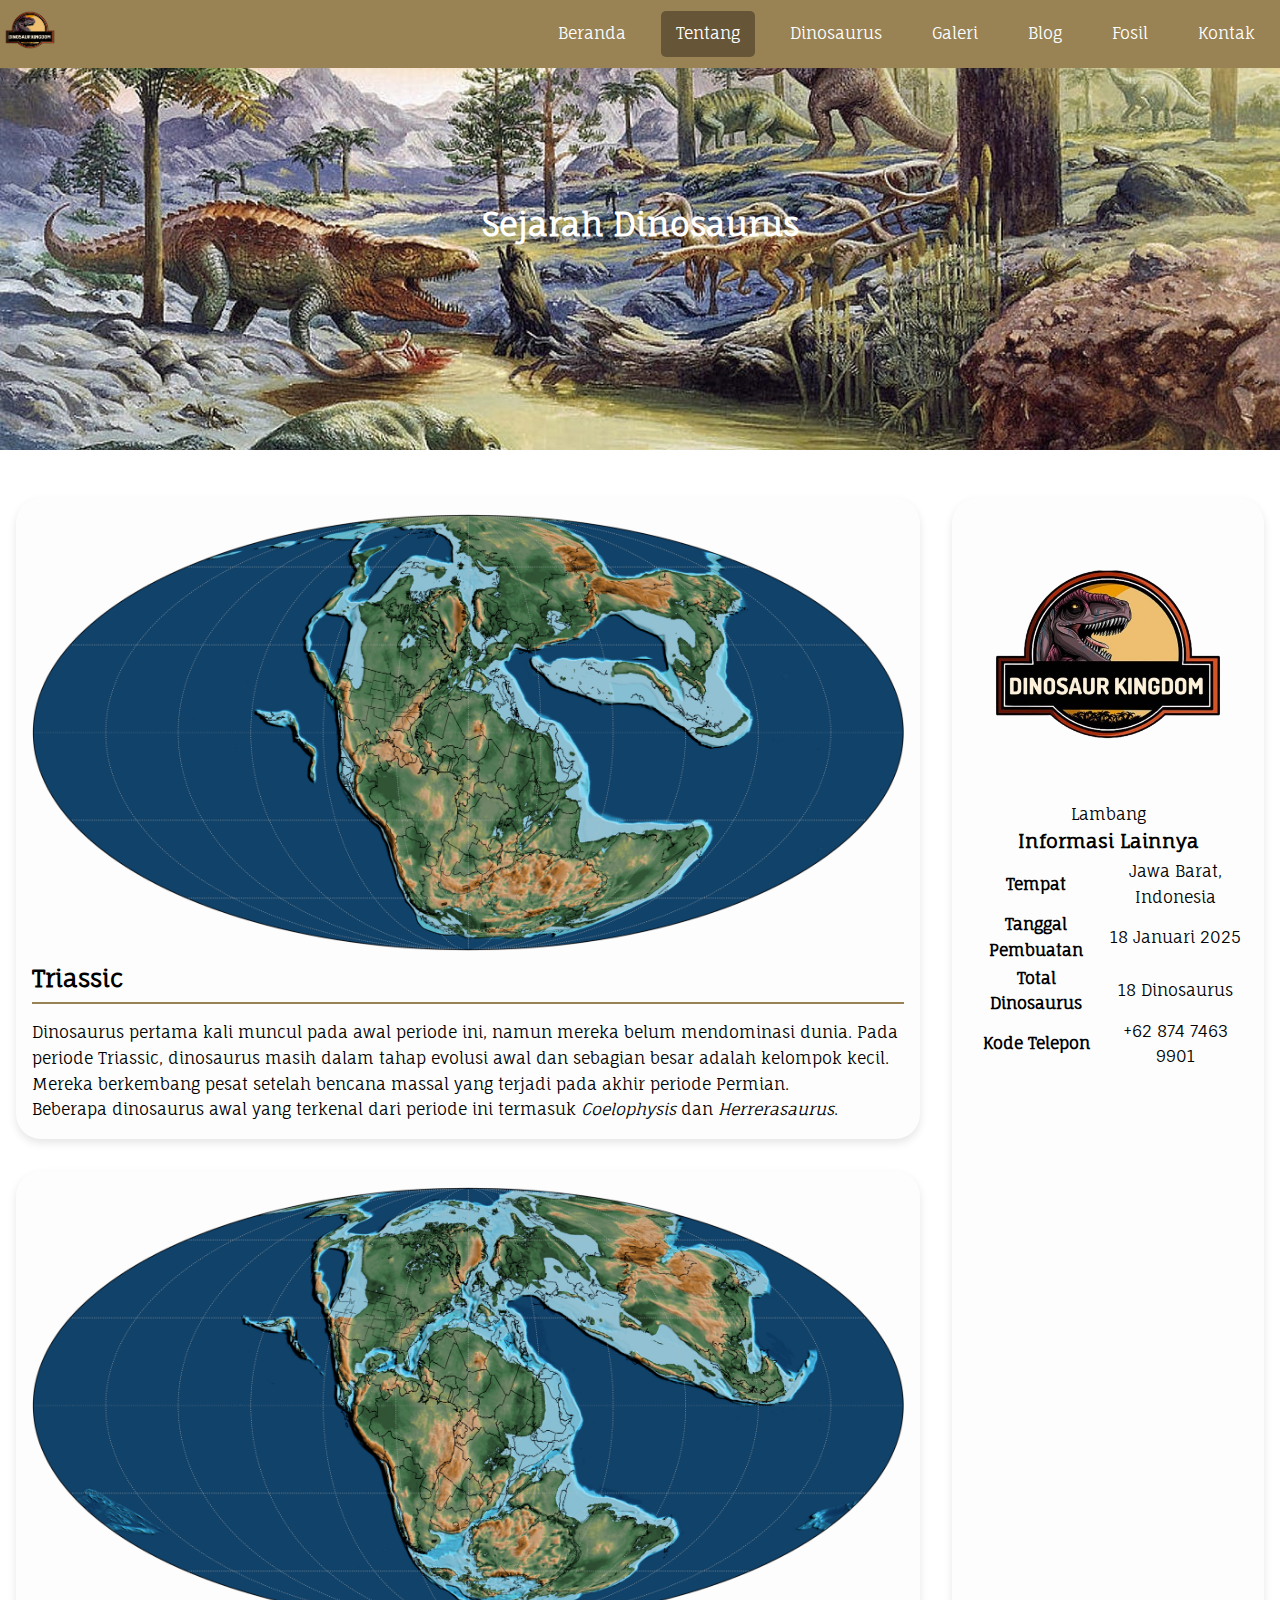
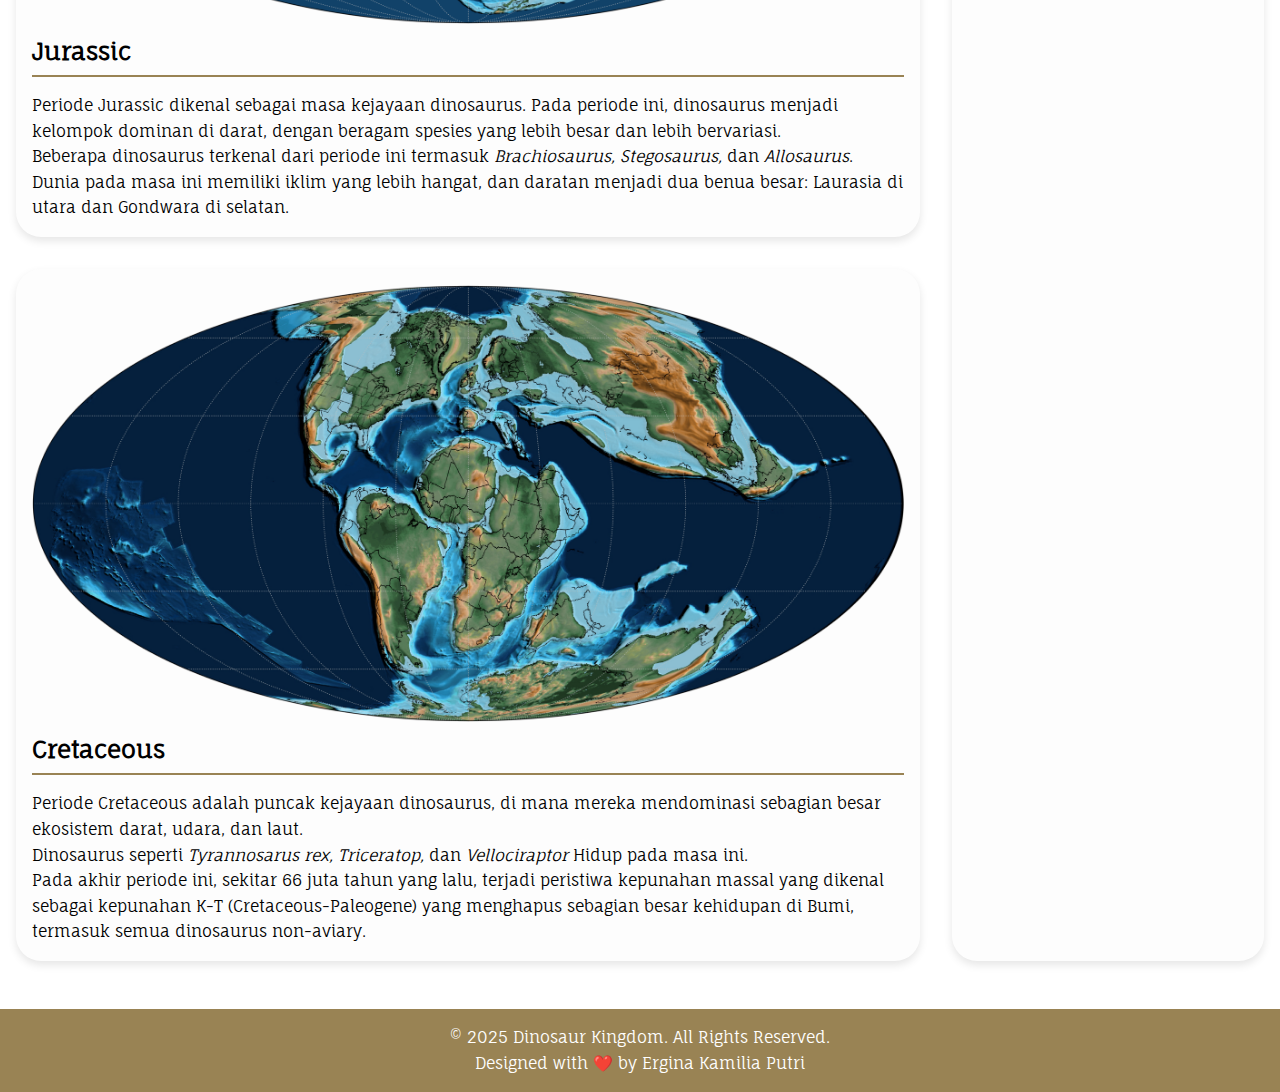
<file: about.html>
<!DOCTYPE html>
<html lang="en">
  <head>
    <meta charset="UTF-8" />
    <meta name="viewport" content="width=device-width, initial-scale=1.0" />
    <title>Tentang</title>
    <link
      rel="shortcut icon"
      href="assets/images/dinosaur kingdom.png"
      type="image/x-icon"
    />
    <link
      href="https://fonts.googleapis.com/css2?family=Fauna+One&display=swap"
      rel="stylesheet"
    />
    <link rel="stylesheet" href="assets/css/styles.css" />
  </head>
  <body>
    <header>
      <nav class="navbar">
        <input type="checkbox" id="toggle" />
        <label for="toggle" class="toggle-btn"> ☰ </label>
        <div class="logo">
          <img src="assets/images/dinosaur kingdom.png" alt="Logo" />
        </div>
        <ul class="menu">
          <li><a href="index.html">Beranda</a></li>
          <li><a href="about.html" class="active">Tentang</a></li>
          <li><a href="dinosaurus.html">Dinosaurus</a></li>
          <li><a href="galeri.html">Galeri</a></li>
          <li><a href="blog.html">Blog</a></li>
          <li><a href="fosil.html">Fosil</a></li>
          <li><a href="kontak.html">Kontak</a></li>
        </ul>
      </nav>
      <div class="jumbotron">
        <div class="jumbotron-content">
          <h1>Sejarah Dinosaurus</h1>
        </div>
      </div>
    </header>
    <main>
      <section class="about-page">
        <div class="content-wrapper">
          <div class="about-content-page">
            <div class="about-content-image">
              <img src="assets/images/triassic.png" alt="Triassic" />
            </div>
            <h2 class="about-content-title">Triassic</h2>
            <p>
              Dinosaurus pertama kali muncul pada awal periode ini, namun mereka
              belum mendominasi dunia. Pada periode Triassic, dinosaurus masih
              dalam tahap evolusi awal dan sebagian besar adalah kelompok kecil.
              Mereka berkembang pesat setelah bencana massal yang terjadi pada
              akhir periode Permian.
            </p>
            <p>
              Beberapa dinosaurus awal yang terkenal dari periode ini termasuk
              <i>Coelophysis</i> dan <i>Herrerasaurus</i>.
            </p>
          </div>
          <div class="about-content-page">
            <div class="about-content-image">
              <img src="assets/images/jurassic.png" alt="Jurassic" />
            </div>
            <h2 class="about-content-title">Jurassic</h2>
            <p>
              Periode Jurassic dikenal sebagai masa kejayaan dinosaurus. Pada
              periode ini, dinosaurus menjadi kelompok dominan di darat, dengan
              beragam spesies yang lebih besar dan lebih bervariasi.
            </p>
            <p>
              Beberapa dinosaurus terkenal dari periode ini termasuk
              <i>Brachiosaurus, Stegosaurus,</i> dan <i>Allosaurus</i>. Dunia
              pada masa ini memiliki iklim yang lebih hangat, dan daratan
              menjadi dua benua besar: Laurasia di utara dan Gondwara di
              selatan.
            </p>
          </div>
          <div class="about-content-page">
            <div class="about-content-image">
              <img src="assets/images/Cretaceous.png" alt="Cretaceous" />
            </div>
            <h2 class="about-content-title">Cretaceous</h2>
            <p>
              Periode Cretaceous adalah puncak kejayaan dinosaurus, di mana
              mereka mendominasi sebagian besar ekosistem darat, udara, dan
              laut.
            </p>
            <p>
              Dinosaurus seperti
              <i>Tyrannosarus rex, Triceratop,</i> dan <i>Vellociraptor</i>
              Hidup pada masa ini.
            </p>
            <p>
              Pada akhir periode ini, sekitar 66 juta tahun yang lalu, terjadi
              peristiwa kepunahan massal yang dikenal sebagai kepunahan K-T
              (Cretaceous-Paleogene) yang menghapus sebagian besar kehidupan di
              Bumi, termasuk semua dinosaurus non-aviary.
            </p>
          </div>
        </div>
        <aside class="profil">
          <article>
            <header>
              <figure>
                <img src="assets/images/dinosaur kingdom.png" alt="Logo" />
                <figcaption>Lambang</figcaption>
              </figure>
            </header>
            <section>
              <h3>Informasi Lainnya</h3>
              <table>
                <tr>
                  <th>Tempat</th>
                  <td>Jawa Barat, Indonesia</td>
                </tr>
                <tr>
                  <th>Tanggal Pembuatan</th>
                  <td>18 Januari 2025</td>
                </tr>
                <tr>
                  <th>Total Dinosaurus</th>
                  <td>18 Dinosaurus</td>
                </tr>
                <tr>
                  <th>Kode Telepon</th>
                  <td>+62 874 7463 9901</td>
                </tr>
              </table>
            </section>
          </article>
        </aside>
      </section>
    </main>
    <footer>
      <p>&copy; 2025 Dinosaur Kingdom. All Rights Reserved.</p>
      <p>Designed with ❤️ by Ergina Kamilia Putri</p>
    </footer>
  </body>
  <script src="assets/js/script.js"></script>
</html>
</file>
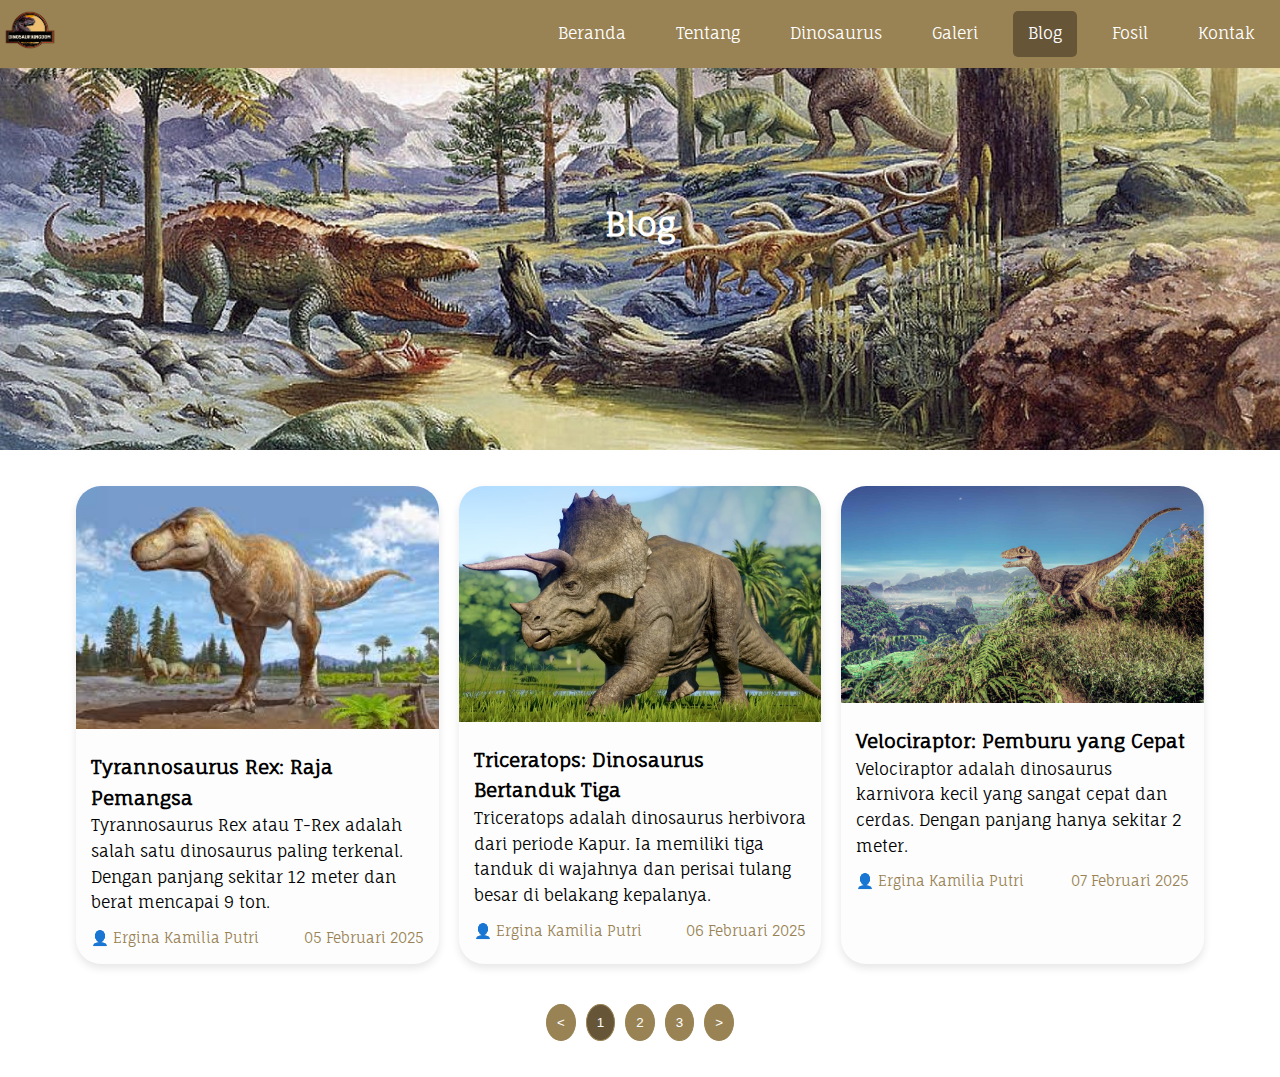
<file: blog.html>
<!DOCTYPE html>
<html lang="en">
  <head>
    <meta charset="UTF-8" />
    <meta name="viewport" content="width=device-width, initial-scale=1.0" />
    <title>Blog</title>
    <link
      rel="shortcut icon"
      href="assets/images/dinosaur kingdom.png"
      type="image/x-icon"
    />
    <link
      href="https://fonts.googleapis.com/css2?family=Fauna+One&display=swap"
      rel="stylesheet"
    />
    <link rel="stylesheet" href="assets/css/styles.css" />
  </head>
  <body>
    <header>
      <nav class="navbar">
        <input type="checkbox" id="toggle" />
        <label for="toggle" class="toggle-btn"> ☰ </label>
        <div class="logo">
          <img src="assets/images/dinosaur kingdom.png" alt="Logo" />
        </div>
        <ul class="menu">
          <li><a href="index.html">Beranda</a></li>
          <li><a href="about.html">Tentang</a></li>
          <li><a href="dinosaurus.html">Dinosaurus</a></li>
          <li><a href="galeri.html">Galeri</a></li>
          <li><a href="blog.html" class="active">Blog</a></li>
          <li><a href="fosil.html">Fosil</a></li>
          <li><a href="kontak.html">Kontak</a></li>
        </ul>
      </nav>
      <div class="jumbotron">
        <div class="jumbotron-content">
          <h1>Blog</h1>
        </div>
      </div>
    </header>
    <main>
      <section class="blog-page">
        <article class="blog-card">
          <img src="assets/images/Tyrannosaurus.jpg" alt="Tyrannosaurus" />
          <div class="blog-content">
            <h2>Tyrannosaurus Rex: Raja Pemangsa</h2>
            <p>
              Tyrannosaurus Rex atau T-Rex adalah salah satu dinosaurus paling
              terkenal. Dengan panjang sekitar 12 meter dan berat mencapai 9
              ton.
            </p>
            <div class="meta">
              <span>👤 Ergina Kamilia Putri</span>
              <span>05 Februari 2025</span>
            </div>
          </div>
        </article>
        <article class="blog-card">
          <img src="assets/images/Triceratops.png" alt="Triceratops" />
          <div class="blog-content">
            <h2>Triceratops: Dinosaurus Bertanduk Tiga</h2>
            <p>
              Triceratops adalah dinosaurus herbivora dari periode Kapur. Ia
              memiliki tiga tanduk di wajahnya dan perisai tulang besar di
              belakang kepalanya.
            </p>
            <div class="meta">
              <span>👤 Ergina Kamilia Putri</span>
              <span>06 Februari 2025</span>
            </div>
          </div>
        </article>
        <article class="blog-card">
          <img src="assets/images/velo.jpg" alt="Velociraptor" />
          <div class="blog-content">
            <h2>Velociraptor: Pemburu yang Cepat</h2>
            <p>
              Velociraptor adalah dinosaurus karnivora kecil yang sangat cepat
              dan cerdas. Dengan panjang hanya sekitar 2 meter.
            </p>
            <div class="meta">
              <span>👤 Ergina Kamilia Putri</span>
              <span>07 Februari 2025</span>
            </div>
          </div>
        </article>
      </section>
      <div class="pagination">
        <button>&lt;</button>
        <button class="active">1</button>
        <button>2</button>
        <button>3</button>
        <button>&gt;</button>
      </div>
    </main>
  </body>
  <script src="assets/js/script.js"></script>
</html>
</file>
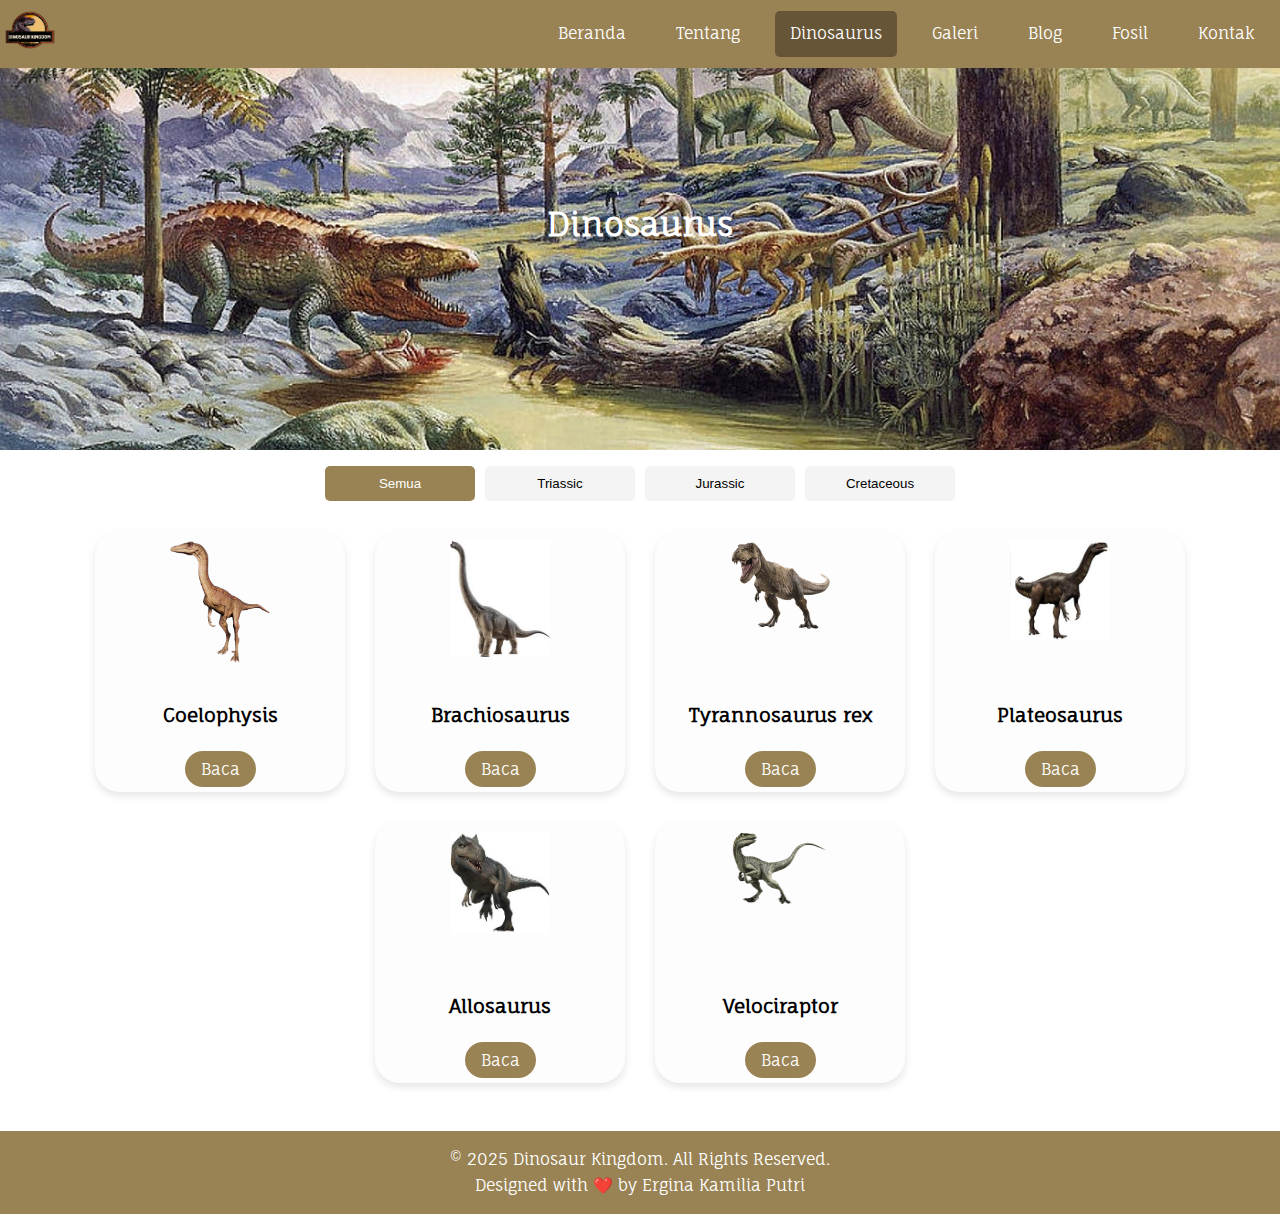
<file: dinosaurus.html>
<!DOCTYPE html>
<html lang="en">
  <head>
    <meta charset="UTF-8" />
    <meta name="viewport" content="width=device-width, initial-scale=1.0" />
    <title>Dinosaurus</title>
    <link
      rel="shortcut icon"
      href="assets/images/dinosaur kingdom.png"
      type="image/x-icon"
    />
    <link
      href="https://fonts.googleapis.com/css2?family=Fauna+One&display=swap"
      rel="stylesheet"
    />
    <link rel="stylesheet" href="assets/css/styles.css" />
  </head>
  <body>
    <header>
      <nav class="navbar">
        <input type="checkbox" id="toggle" />
        <label for="toggle" class="toggle-btn"> ☰ </label>
        <div class="logo">
          <img src="assets/images/dinosaur kingdom.png" alt="Logo" />
        </div>
        <ul class="menu">
          <li><a href="index.html">Beranda</a></li>
          <li><a href="about.html">Tentang</a></li>
          <li><a href="dinosaurus.html" class="active">Dinosaurus</a></li>
          <li><a href="galeri.html">Galeri</a></li>
          <li><a href="blog.html">Blog</a></li>
          <li><a href="fosil.html">Fosil</a></li>
          <li><a href="kontak.html">Kontak</a></li>
        </ul>
      </nav>
      <div class="jumbotron">
        <div class="jumbotron-content">
          <h1>Dinosaurus</h1>
        </div>
      </div>
    </header>
    <main>
      <section class="dino-page">
        <div class="filter-buttons">
          <button data-filter="all" class="active">Semua</button>
          <button data-filter="triassic">Triassic</button>
          <button data-filter="jurassic">Jurassic</button>
          <button data-filter="cretaceous">Cretaceous</button>
        </div>
        <div class="dino-page-cards">
          <div class="dino-item" data-category="triassic">
            <div class="dino-image">
              <img
                src="assets/images/Coelophysis.jpg"
                alt="Coelophysis"
                width="100"
              />
            </div>
            <h3>Coelophysis</h3>
            <br />
            <a href="#" class="btn">Baca</a>
          </div>
          <div class="dino-item" data-category="jurassic">
            <div class="dino-image">
              <img
                src="assets/images/Brachiosaurus.jpg"
                alt="Brachiosaurus"
                width="100"
              />
            </div>
            <h3>Brachiosaurus</h3>
            <br />
            <a href="#" class="btn">Baca</a>
          </div>
          <div class="dino-item" data-category="cretaceous">
            <div class="dino-image">
              <img
                src="assets/images/Tyrannosaurus rex.jpg"
                alt="Tyrannosaurus rex"
                width="100"
              />
            </div>
            <h3>Tyrannosaurus rex</h3>
            <br />
            <a href="#" class="btn">Baca</a>
          </div>
          <div class="dino-item" data-category="triassic">
            <div class="dino-image">
              <img
                src="assets/images/Plateosaurus.jpg"
                alt="Plateosaurus"
                width="100"
              />
            </div>
            <h3>Plateosaurus</h3>
            <br />
            <a href="#" class="btn">Baca</a>
          </div>
          <div class="dino-item" data-category="jurassic">
            <div class="dino-image">
              <img
                src="assets/images/Allosaurus.jpg"
                alt="Allosaurus"
                width="100"
              />
            </div>
            <h3>Allosaurus</h3>
            <br />
            <a href="#" class="btn">Baca</a>
          </div>
          <div class="dino-item" data-category="cretaceous">
            <div class="dino-image">
              <img
                src="assets/images/Velociraptor.jpg"
                alt="Velociraptor"
                width="100"
              />
            </div>
            <h3>Velociraptor</h3>
            <br />
            <a href="#" class="btn">Baca</a>
          </div>
        </div>
      </section>
    </main>
    <footer>
      <p>&copy; 2025 Dinosaur Kingdom. All Rights Reserved.</p>
      <p>Designed with ❤️ by Ergina Kamilia Putri</p>
    </footer>
  </body>
  <script src="assets/js/script.js"></script>
</html>
</file>
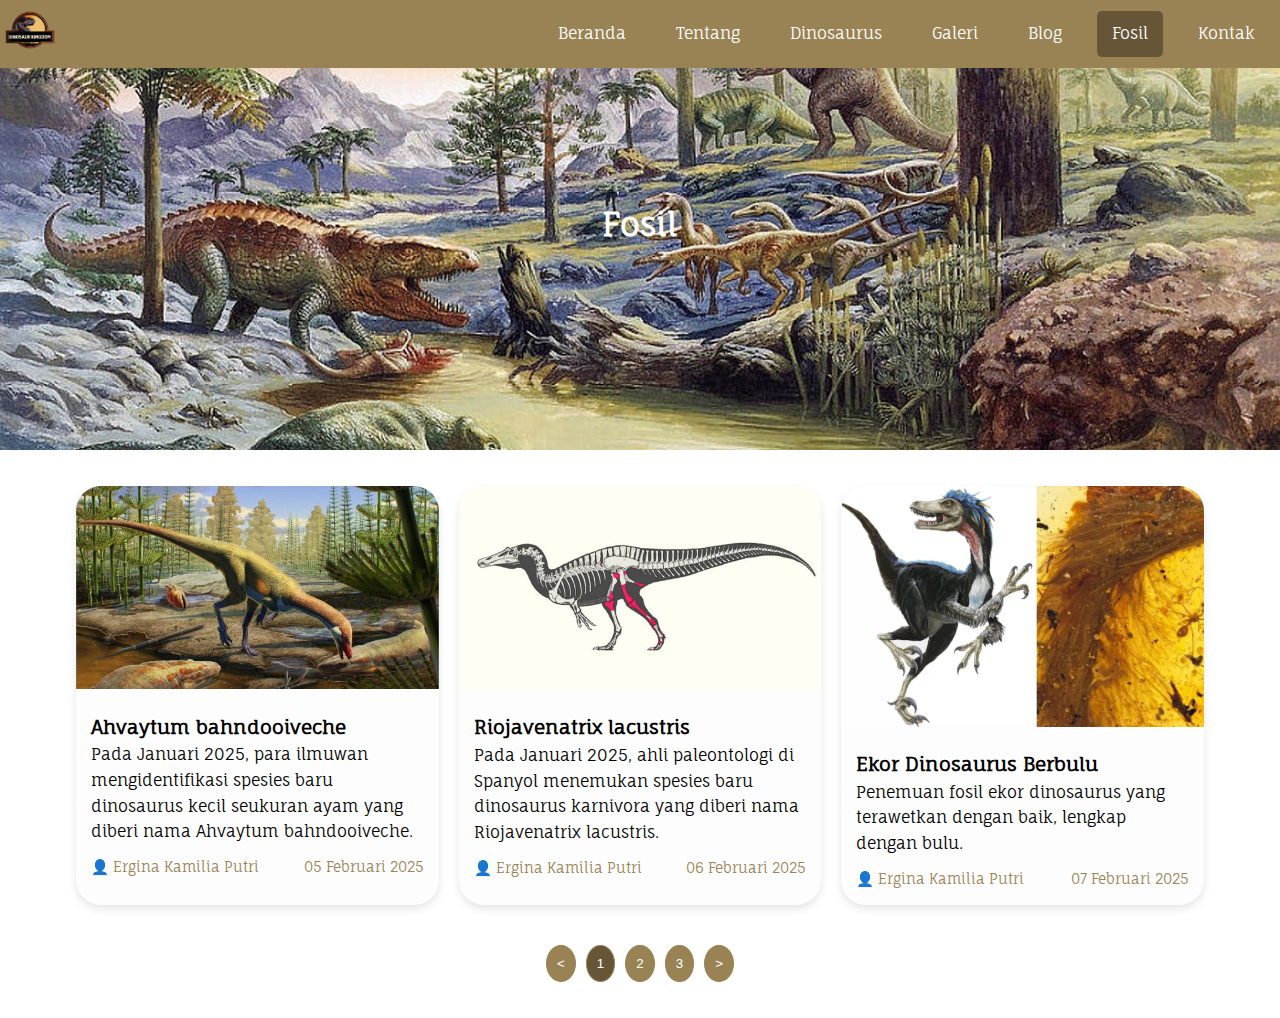
<file: fosil.html>
<!DOCTYPE html>
<html lang="en">
  <head>
    <meta charset="UTF-8" />
    <meta name="viewport" content="width=device-width, initial-scale=1.0" />
    <title>Fosil</title>
    <link
      rel="shortcut icon"
      href="assets/images/dinosaur kingdom.png"
      type="image/x-icon"
    />
    <link
      href="https://fonts.googleapis.com/css2?family=Fauna+One&display=swap"
      rel="stylesheet"
    />
    <link rel="stylesheet" href="assets/css/styles.css" />
  </head>
  <body>
    <header>
      <nav class="navbar">
        <input type="checkbox" id="toggle" />
        <label for="toggle" class="toggle-btn"> ☰ </label>
        <div class="logo">
          <img src="assets/images/dinosaur kingdom.png" alt="Logo" />
        </div>
        <ul class="menu">
          <li><a href="index.html">Beranda</a></li>
          <li><a href="about.html">Tentang</a></li>
          <li><a href="dinosaurus.html">Dinosaurus</a></li>
          <li><a href="galeri.html">Galeri</a></li>
          <li><a href="blog.html">Blog</a></li>
          <li><a href="fosil.html" class="active">Fosil</a></li>
          <li><a href="fosil.html">Kontak</a></li>
        </ul>
      </nav>
      <div class="jumbotron">
        <div class="jumbotron-content">
          <h1>Fosil</h1>
        </div>
      </div>
    </header>
    <main>
      <section class="fosil-page">
        <article class="fosil-card">
          <img
            src="assets/images/Ahvaytum bahndooiveche.jpg"
            alt="Ahvaytum bahndooiveche"
          />
          <div class="fosil-content">
            <h2>Ahvaytum bahndooiveche</h2>
            <p>
              Pada Januari 2025, para ilmuwan mengidentifikasi spesies baru
              dinosaurus kecil seukuran ayam yang diberi nama Ahvaytum
              bahndooiveche.
            </p>
            <div class="meta">
              <span>👤 Ergina Kamilia Putri</span>
              <span>05 Februari 2025</span>
            </div>
          </div>
        </article>
        <article class="fosil-card">
          <img
            src="assets/images/Riojavenatrix lacustris.jpg"
            alt="Riojavenatrix lacustris"
          />
          <div class="fosil-content">
            <h2>Riojavenatrix lacustris</h2>
            <p>
              Pada Januari 2025, ahli paleontologi di Spanyol menemukan spesies
              baru dinosaurus karnivora yang diberi nama Riojavenatrix
              lacustris.
            </p>
            <div class="meta">
              <span>👤 Ergina Kamilia Putri</span>
              <span>06 Februari 2025</span>
            </div>
          </div>
        </article>
        <article class="fosil-card">
          <img
            src="assets/images/Ekor Dinosaurus Berbulu.jpg"
            alt="Ekor Dinosaurus Berbulu"
          />
          <div class="fosil-content">
            <h2>Ekor Dinosaurus Berbulu</h2>
            <p>
              Penemuan fosil ekor dinosaurus yang terawetkan dengan baik,
              lengkap dengan bulu.
            </p>
            <div class="meta">
              <span>👤 Ergina Kamilia Putri</span>
              <span>07 Februari 2025</span>
            </div>
          </div>
        </article>
      </section>
      <div class="pagination">
        <button>&lt;</button>
        <button class="active">1</button>
        <button>2</button>
        <button>3</button>
        <button>&gt;</button>
      </div>
    </main>
    <script src="assets/js/script.js"></script>
  </body>
</html>
</file>
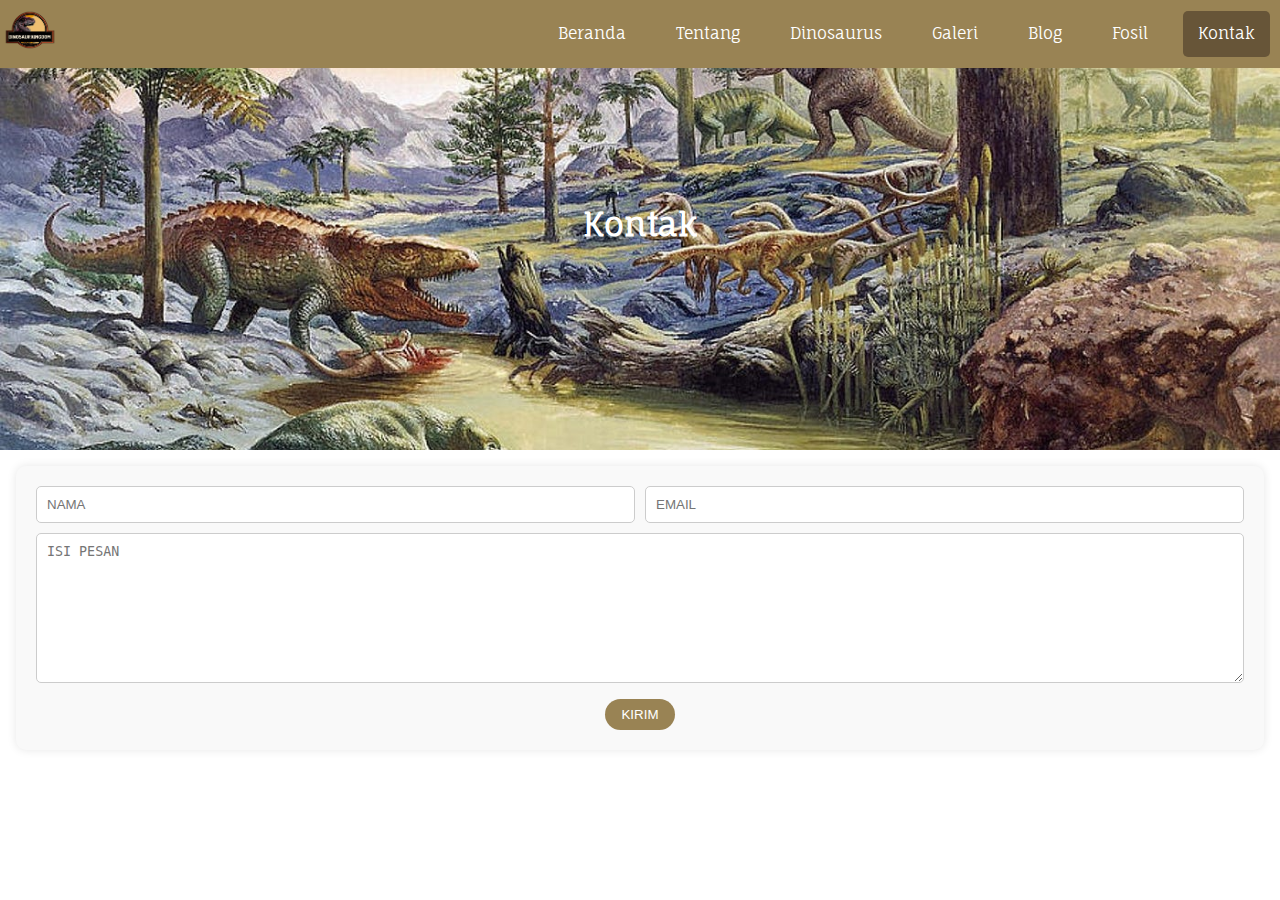
<file: kontak.html>
<!DOCTYPE html>
<html lang="en">
  <head>
    <meta charset="UTF-8" />
    <meta name="viewport" content="width=device-width, initial-scale=1.0" />
    <title>Kontak</title>
    <link
      rel="shortcut icon"
      href="assets/images/dinosaur kingdom.png"
      type="image/x-icon"
    />
    <link
      href="https://fonts.googleapis.com/css2?family=Fauna+One&display=swap"
      rel="stylesheet"
    />
    <link rel="stylesheet" href="assets/css/styles.css" />
  </head>
  <body>
    <header>
      <nav class="navbar">
        <input type="checkbox" id="toggle" />
        <label for="toggle" class="toggle-btn"> ☰ </label>
        <div class="logo">
          <img src="assets/images/dinosaur kingdom.png" alt="Logo" />
        </div>
        <ul class="menu">
          <li><a href="index.html">Beranda</a></li>
          <li><a href="about.html">Tentang</a></li>
          <li><a href="dinosaurus.html">Dinosaurus</a></li>
          <li><a href="galeri.html">Galeri</a></li>
          <li><a href="blog.html">Blog</a></li>
          <li><a href="fosil.html">Fosil</a></li>
          <li><a href="kontak.html" class="active">Kontak</a></li>
        </ul>
      </nav>
      <div class="jumbotron">
        <div class="jumbotron-content">
          <h1>Kontak</h1>
        </div>
      </div>
    </header>
    <main>
      <section class="contact-form">
        <div class="input-group">
          <input type="text" placeholder="NAMA" />
          <input type="email" placeholder="EMAIL" />
        </div>
        <textarea placeholder="ISI PESAN"></textarea>
        <button class="btn" type="submit">KIRIM</button>
      </section>
    </main>
    <script src="assets/js/script.js"></script>
  </body>
</html>
</file>
<file: assets/css/styles.css>
* {
  margin: 0;
  padding: 0;
  box-sizing: border-box;
}

body {
  font-family: "Fauna One", serif;
  line-height: 1.6;
}

.navbar {
  display: flex;
  justify-content: space-between;
  align-items: center;
  background: #998354;
  position: fixed;
  top: 0;
  z-index: 1000;
  width: 100%;
}

.navbar .logo img {
  width: 60px;
}

.toggle-btn {
  display: none;
  cursor: pointer;
  font-size: 30px;
  color: #fff;
}

.menu {
  display: flex;
  list-style: none;
  transition: transform 0.3s ease;
}

.menu li {
  margin: 0 10px;
}

.menu li a {
  color: #fff;
  text-decoration: none;
  padding: 10px 15px;
  display: block;
  border-radius: 5px;
  transition: background-color 0.3s ease, color 0.3s ease;
}

.menu li a:hover {
  background-color: #675538;
  color: #fff;
  border-radius: 5px;
}

.menu li a.active {
  background-color: #675538;
  color: #fff;
  border-radius: 5px;
}

#toggle {
  display: none;
}

#toggle:checked + .toggle-btn + .logo + .menu {
  display: block;
}

main {
  padding: 1rem;
}

.hero {
  background-image: url("../images/hero.jpg");
  background-size: cover;
  background-position: center;
  height: 100vh;
  display: flex;
  justify-content: center;
  align-items: center;
  text-align: center;
  color: #fff;
  position: relative;
  z-index: -1;
}

.hero-content {
  z-index: 10;
}

.hero-content h1 {
  font-size: 3rem;
  margin-bottom: 20px;
}

.hero-content p {
  font-size: 1.5rem;
}

.about {
  display: flex;
  flex-wrap: wrap;
  gap: 1rem;
  margin-top: 2rem;
}

.about-content,
.about-image {
  flex: 1;
  padding: 1rem;
}

.about-title {
  width: 10%;
  border-bottom: 2px solid #998354;
  padding-bottom: 5px;
  margin-bottom: 1rem;
}

.about-content p {
  margin-top: 5px;
}

.about-image img {
  width: 100%;
  height: auto;
}

.about-page {
  display: flex;
  gap: 2rem;
  margin-top: 2rem;
}

.content-wrapper {
  flex: 3;
  display: flex;
  flex-direction: column;
  gap: 2rem;
}

.about-content-page {
  background-color: #fdfdfd;
  padding: 1rem;
  border-radius: 25px;
  box-shadow: 0 4px 8px rgba(0, 0, 0, 0.1);
}

.about-content-title {
  border-bottom: 2px solid #998354;
  padding-bottom: 5px;
  margin-bottom: 1rem;
}

.about-content-image img {
  width: 100%;
  height: auto;
}

.profil {
  float: right;
  padding: 1rem;
  background-color: #fdfdfd;
  width: 25%;
  border-radius: 25px;
  box-shadow: 0 4px 8px rgba(0, 0, 0, 0.1);
}

.profil img {
  width: 100%;
}

.profil figcaption,
.profil h3,
.profil table {
  text-align: center;
}

.dinosaurus,
.galeri,
.artikel,
.fossil {
  margin-top: 2rem;
  text-align: center;
}

.dinosaurus-title {
  border-bottom: 2px solid #998354;
  width: 12%;
  padding-bottom: 5px;
  margin-bottom: 1rem;
  text-align: center;
  margin-left: auto;
  margin-right: auto;
}

.galeri-title {
  border-bottom: 2px solid #998354;
  width: 12%;
  padding-bottom: 5px;
  margin-bottom: 1rem;
  text-align: center;
  margin-left: auto;
  margin-right: auto;
}

.fossil-title {
  border-bottom: 2px solid #998354;
  width: 20%;
  padding-bottom: 5px;
  margin-bottom: 1rem;
  text-align: center;
  margin-left: auto;
  margin-right: auto;
}

.galeri-item img {
  height: auto;
  cursor: pointer;
  transition: transform 0.3s ease;
}

.galeri-item img:hover {
  transform: scale(1.1);
}

.artikel-title {
  border-bottom: 2px solid #998354;
  width: 12%;
  padding-bottom: 5px;
  margin-bottom: 1rem;
  text-align: center;
  margin-left: auto;
  margin-right: auto;
}

.dino-grid,
.galeri-grid,
.artikel-grid,
.fossil-grid {
  display: flex;
  flex-wrap: wrap;
  gap: 1rem;
  justify-content: center;
  margin-top: 1rem;
}

.dino-card,
.artikel-card,
.fossil-card {
  flex: 1 1 calc(33.33% - 1rem);
  background-color: #fdfdfd;
  border-radius: 25px;
  box-shadow: 0 4px 8px rgba(0, 0, 0, 0.1);
  padding: 1rem;
}

.galeri-item {
  flex: 1 1 calc(33.33% - 1rem);
  background-color: none;
  box-shadow: none;
  padding: 1rem;
}

.lightbox {
  display: none;
  position: fixed;
  top: 0;
  left: 0;
  width: 100%;
  height: 100%;
  background: rgba(0, 0, 0, 0.8);
  justify-content: center;
  align-items: center;
  z-index: 1000;
}

.lightbox img {
  max-width: 90%;
  max-height: 80%;
  border-radius: 10px;
  box-shadow: 0 4px 8px rgba(0, 0, 0, 0.5);
}

.lightbox-close {
  position: absolute;
  top: 20px;
  right: 20px;
  background: none;
  border: none;
  color: white;
  font-size: 2rem;
  cursor: pointer;
  z-index: 1001;
}

.jumbotron {
  background-image: url("../images/hero.jpg");
  background-size: cover;
  background-position: center;
  height: 50vh;
  display: flex;
  justify-content: center;
  align-items: center;
  text-align: center;
  color: #fff;
  position: relative;
  z-index: -1;
}

.jumbotron-content {
  z-index: 10;
}

.jumbotron-content h1 {
  font-size: 2rem;
}

.filter-buttons {
  display: flex;
  justify-content: center;
  gap: 10px;
  flex-wrap: wrap;
}

.filter-buttons button {
  flex: 1;
  max-width: 150px;
  padding: 10px;
  border: none;
  cursor: pointer;
  background-color: #f4f4f4;
  border-radius: 5px;
  text-align: center;
}

.filter-buttons button.active {
  background-color: #998354;
  color: white;
}

.dino-page-cards {
  margin-top: 30px;
  display: flex;
  flex-wrap: wrap;
  gap: 30px;
  justify-content: center;
}

.dino-item {
  background-color: #fdfdfd;
  border-radius: 25px;
  box-shadow: 0 4px 8px rgba(0, 0, 0, 0.1);
  width: calc(33.333% - 20px);
  max-width: 250px;
  text-align: center;
  padding: 10px;
}

.dino-item .dino-image {
  height: 150px;
  margin-bottom: 10px;
  border-radius: 5px;
}

.gallery-page {
  display: flex;
  flex-wrap: wrap;
  gap: 10px;
  justify-content: center;
}

.gallery-card {
  width: calc(25% - 10px);
  display: flex;
  justify-content: center;
  align-items: center;
  overflow: hidden;
}

.gallery-card img {
  width: 100%;
  height: auto;
  object-fit: cover;
  border-radius: 25px;
  box-shadow: 0 4px 8px rgba(0, 0, 0, 0.1);
  transition: transform 0.3s ease;
}

.gallery-card img:hover {
  transform: scale(1.1);
}

.blog-page,
.fosil-page {
  display: flex;
  justify-content: center;
  flex-wrap: wrap;
  gap: 20px;
  padding: 20px;
}

.blog-card {
  background-color: #fdfdfd;
  border-radius: 25px;
  overflow: hidden;
  width: 30%;
  min-width: 250px;
  box-shadow: 0 4px 8px rgba(0, 0, 0, 0.1);
}

.blog-card img {
  width: 100%;
  height: auto;
}

.blog-content,
.fosil-content {
  padding: 15px;
}

.blog-content h2 {
  font-size: 1.2em;
  font-weight: bold;
}

.fosil-content h2 {
  font-size: 1.2em;
  font-weight: bold;
}

.fosil-card {
  background-color: #fdfdfd;
  border-radius: 25px;
  overflow: hidden;
  width: 30%;
  min-width: 250px;
  box-shadow: 0 4px 8px rgba(0, 0, 0, 0.1);
}

.fosil-card img {
  width: 100%;
  height: auto;
}

.meta {
  display: flex;
  justify-content: space-between;
  font-size: 0.9em;
  color: #998354;
  margin-top: 10px;
}

.contact-form {
  display: flex;
  flex-direction: column;
  align-items: center;
  background-color: #f9f9f9;
  padding: 20px;
  border-radius: 10px;
  box-shadow: 0 0 10px rgba(0, 0, 0, 0.1);
}

.input-group {
  display: flex;
  justify-content: space-between;
  width: 100%;
  gap: 10px;
}

.input-group input {
  flex: 1;
  padding: 10px;
  border: 1px solid #ccc;
  border-radius: 5px;
}

textarea {
  width: 100%;
  height: 150px;
  margin-top: 10px;
  padding: 10px;
  border: 1px solid #ccc;
  border-radius: 5px;
}

.pagination {
  display: flex;
  justify-content: center;
  margin: 20px 0;
  gap: 10px;
}

.pagination button {
  border: 1px solid #998354;
  color: #fff;
  background: #998354;
  padding: 10px;
  border-radius: 50%;
  cursor: pointer;
}

.pagination .active {
  background: #675538;
  color: #fff;
}

.btn {
  text-decoration: none;
  margin-top: 1rem;
  padding: 0.5rem 1rem;
  border: none;
  background-color: #998354;
  color: #fff;
  cursor: pointer;
  border-radius: 25px;
}

.btn:hover {
  background-color: #675538;
}

footer {
  background-color: #998354;
  color: white;
  text-align: center;
  padding: 1rem;
  margin-top: 2rem;
}

@media (max-width: 1024px) {
  .navbar {
    flex-direction: row-reverse;
  }

  .toggle-btn {
    display: block;
  }

  .menu {
    display: none;
    width: 100%;
    flex-direction: column;
    background-color: #998354;
    position: absolute;
    top: 60px;
    left: 0;
    padding: 10px 0;
    border-radius: 5px;
  }

  .menu li {
    text-align: center;
    width: 100%;
    padding: 10px 0;
    transform: translateY(-20px);
    opacity: 0;
    transition: transform 0.3s ease, opacity 0.3s ease;
  }

  #toggle:checked + .toggle-btn + .logo + .menu {
    display: flex;
  }

  #toggle:checked + .toggle-btn + .logo + .menu li {
    transform: translateY(0);
    opacity: 1;
  }
}

@media (max-width: 768px) {
  .navbar {
    padding: 10px;
  }

  .dino-card,
  .galeri-item,
  .artikel-card,
  .fossil-card {
    flex: 1 1 calc(50% - 1rem);
  }

  .about-page {
    flex-direction: column;
  }

  .filter-buttons {
    flex-direction: row;
    justify-content: center;
  }

  .dino-item {
    width: calc(50% - 20px);
  }

  .gallery-card {
    width: calc(33.33% - 10px);
  }

  .blog-page,
  .fosil-page {
    flex-direction: column;
    align-items: center;
  }

  .blog-card,
  .fosil-card {
    width: 80%;
  }
}

@media (max-width: 576px) {
  .menu li {
    font-size: 14px;
  }

  .about-content {
    padding: 0;
    border: none;
  }

  .profil {
    float: none;
    width: 100%;
    margin-top: 1rem;
  }

  .dinosaurus-title {
    width: 90%;
  }

  .galeri-title {
    width: 90%;
  }

  .artikel-title {
    width: 90%;
  }

  .fossil-title {
    width: 90%;
  }
  .dino-card,
  .galeri-item,
  .artikel-card,
  .fossil-card {
    flex: 1 1 100%;
  }

  .jumbotron-content h1 {
    font-size: 2rem;
  }

  .filter-buttons {
    flex-direction: column;
    align-items: center;
  }

  .filter-buttons button {
    width: 100%;
    max-width: none;
  }

  .dino-item {
    width: 100%;
  }

  .gallery-card {
    width: calc(50% - 10px);
  }

  .blog-card,
  .fosil-card {
    width: 90%;
  }

  .input-group {
    flex-direction: column;
  }

  .input-group input {
    width: 100%;
  }
}
</file>
